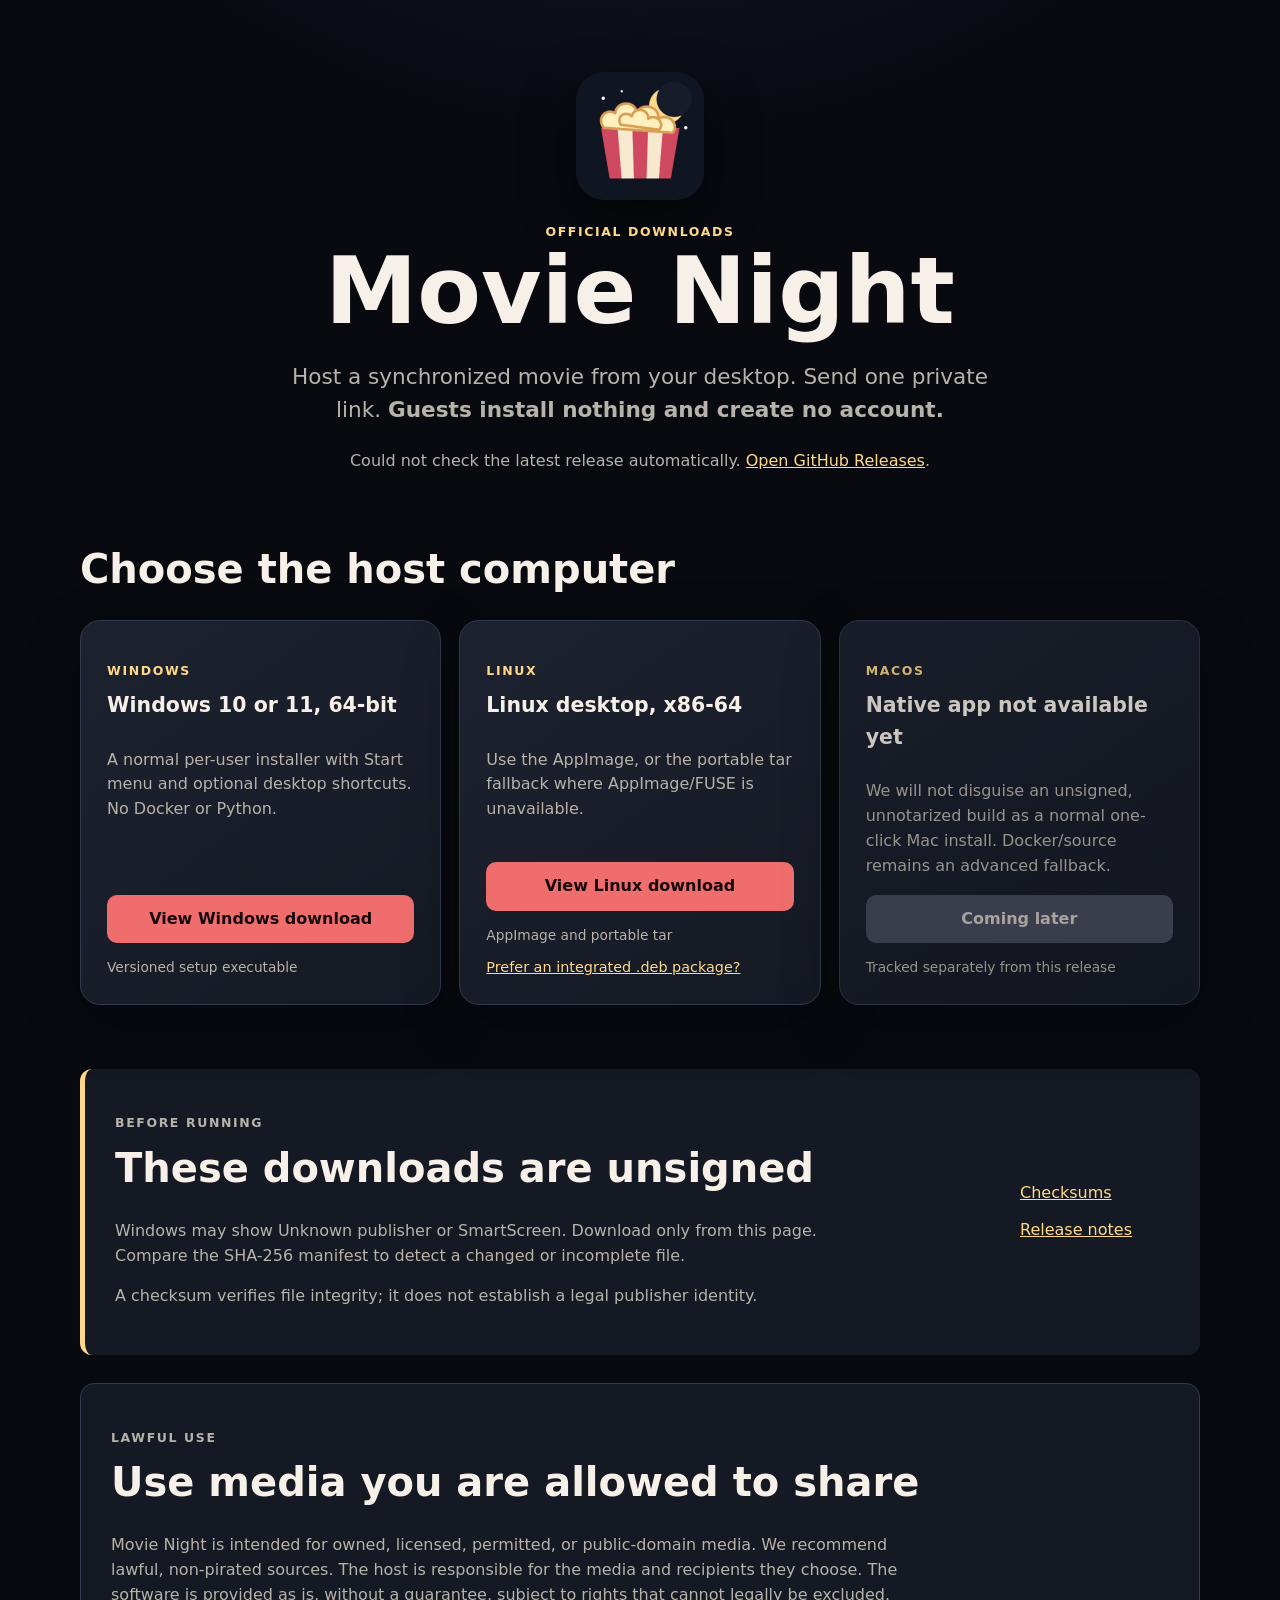
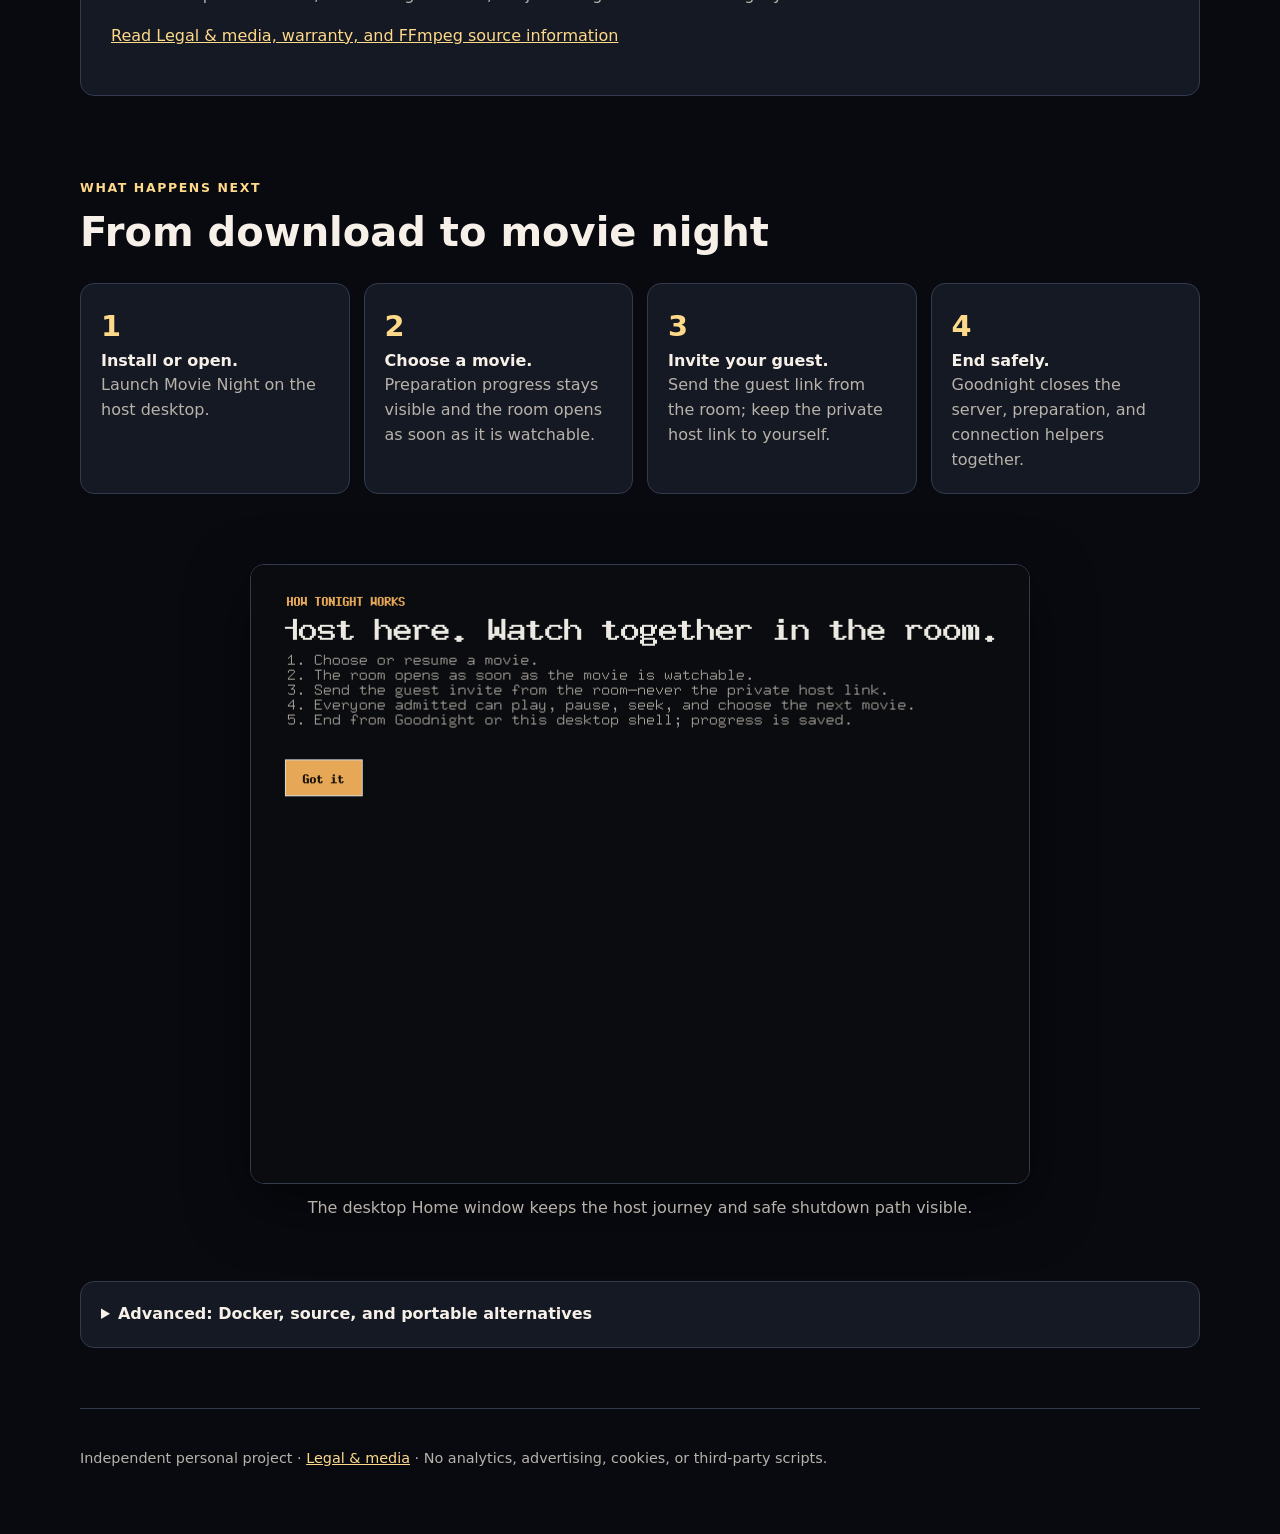
<file: index.html>
<!doctype html>
<html lang="en">
<head>
  <meta charset="utf-8">
  <meta name="viewport" content="width=device-width, initial-scale=1">
  <meta name="description" content="Official unsigned downloads for Movie Night — host a synchronized movie from your desktop; guests install nothing.">
  <meta name="color-scheme" content="dark">
  <title>Get Movie Night</title>
  <link rel="icon" href="movie-night.png">
  <link rel="stylesheet" href="styles.css">
</head>
<body>
  <header class="hero">
    <img class="logo" src="movie-night.png" width="128" height="128" alt="">
    <p class="eyebrow">Official downloads</p>
    <h1>Movie Night</h1>
    <p class="lede">Host a synchronized movie from your desktop. Send one private link. <strong>Guests install nothing and create no account.</strong></p>
    <p id="release-status" class="release-status" role="status" aria-live="polite">Checking the latest release…</p>
  </header>

  <main>
    <section aria-labelledby="choose-heading">
      <h2 id="choose-heading">Choose the host computer</h2>
      <div class="platforms">
        <article class="card">
          <p class="platform">Windows</p>
          <h3>Windows 10 or 11, 64-bit</h3>
          <p>A normal per-user installer with Start menu and optional desktop shortcuts. No Docker or Python.</p>
          <a id="windows-download" class="button" href="https://github.com/monirul-islam-47/movie-night/releases/latest">View Windows download</a>
          <p id="windows-meta" class="meta">Versioned setup executable</p>
        </article>

        <article class="card">
          <p class="platform">Linux</p>
          <h3>Linux desktop, x86-64</h3>
          <p>Use the AppImage, or the portable tar fallback where AppImage/FUSE is unavailable.</p>
          <a id="linux-download" class="button" href="https://github.com/monirul-islam-47/movie-night/releases/latest">View Linux download</a>
          <p id="linux-meta" class="meta">AppImage and portable tar</p>
          <a id="linux-deb-download" class="secondary-download" href="https://github.com/monirul-islam-47/movie-night/releases/latest">Prefer an integrated .deb package?</a>
        </article>

        <article class="card unavailable">
          <p class="platform">macOS</p>
          <h3>Native app not available yet</h3>
          <p>We will not disguise an unsigned, unnotarized build as a normal one-click Mac install. Docker/source remains an advanced fallback.</p>
          <span class="button disabled" aria-disabled="true">Coming later</span>
          <p class="meta">Tracked separately from this release</p>
        </article>
      </div>
    </section>

    <section class="trust" aria-labelledby="trust-heading">
      <div>
        <p class="eyebrow">Before running</p>
        <h2 id="trust-heading">These downloads are unsigned</h2>
        <p>Windows may show Unknown publisher or SmartScreen. Download only from this page. Compare the SHA-256 manifest to detect a changed or incomplete file.</p>
        <p>A checksum verifies file integrity; it does not establish a legal publisher identity.</p>
      </div>
      <div class="trust-actions">
        <a id="checksums-download" href="https://github.com/monirul-islam-47/movie-night/releases/latest">Checksums</a>
        <a href="https://github.com/monirul-islam-47/movie-night/releases/latest">Release notes</a>
      </div>
    </section>

    <section class="legal-summary" aria-labelledby="legal-heading">
      <p class="eyebrow">Lawful use</p>
      <h2 id="legal-heading">Use media you are allowed to share</h2>
      <p>Movie Night is intended for owned, licensed, permitted, or public-domain
        media. We recommend lawful, non-pirated sources. The host is responsible
        for the media and recipients they choose. The software is provided as
        is, without a guarantee, subject to rights that cannot legally be excluded.</p>
      <p><a href="legal.html">Read Legal &amp; media, warranty, and FFmpeg source information</a></p>
    </section>

    <section class="steps" aria-labelledby="steps-heading">
      <p class="eyebrow">What happens next</p>
      <h2 id="steps-heading">From download to movie night</h2>
      <ol>
        <li><strong>Install or open.</strong> Launch Movie Night on the host desktop.</li>
        <li><strong>Choose a movie.</strong> Preparation progress stays visible and the room opens as soon as it is watchable.</li>
        <li><strong>Invite your guest.</strong> Send the guest link from the room; keep the private host link to yourself.</li>
        <li><strong>End safely.</strong> Goodnight closes the server, preparation, and connection helpers together.</li>
      </ol>
    </section>

    <figure class="product-shot">
      <img src="screenshots/desktop-home.png" width="780" height="620"
           alt="Movie Night desktop Home window explaining the five steps from choosing a movie through safely ending the room."
           loading="lazy">
      <figcaption>The desktop Home window keeps the host journey and safe shutdown path visible.</figcaption>
    </figure>

    <details class="advanced">
      <summary>Advanced: Docker, source, and portable alternatives</summary>
      <p>Docker and source remain supported for technical hosts and as the temporary macOS fallback. Linux also provides an integrated <code>.deb</code> and a portable tar beside the AppImage.</p>
      <p><a href="https://github.com/monirul-islam-47/movie-night/releases/latest">Open all release assets</a></p>
    </details>
  </main>

  <footer>
    <p>Independent personal project · <a href="legal.html">Legal &amp; media</a> · No analytics, advertising, cookies, or third-party scripts.</p>
  </footer>
  <script src="downloads.js" defer></script>
</body>
</html>
</file>
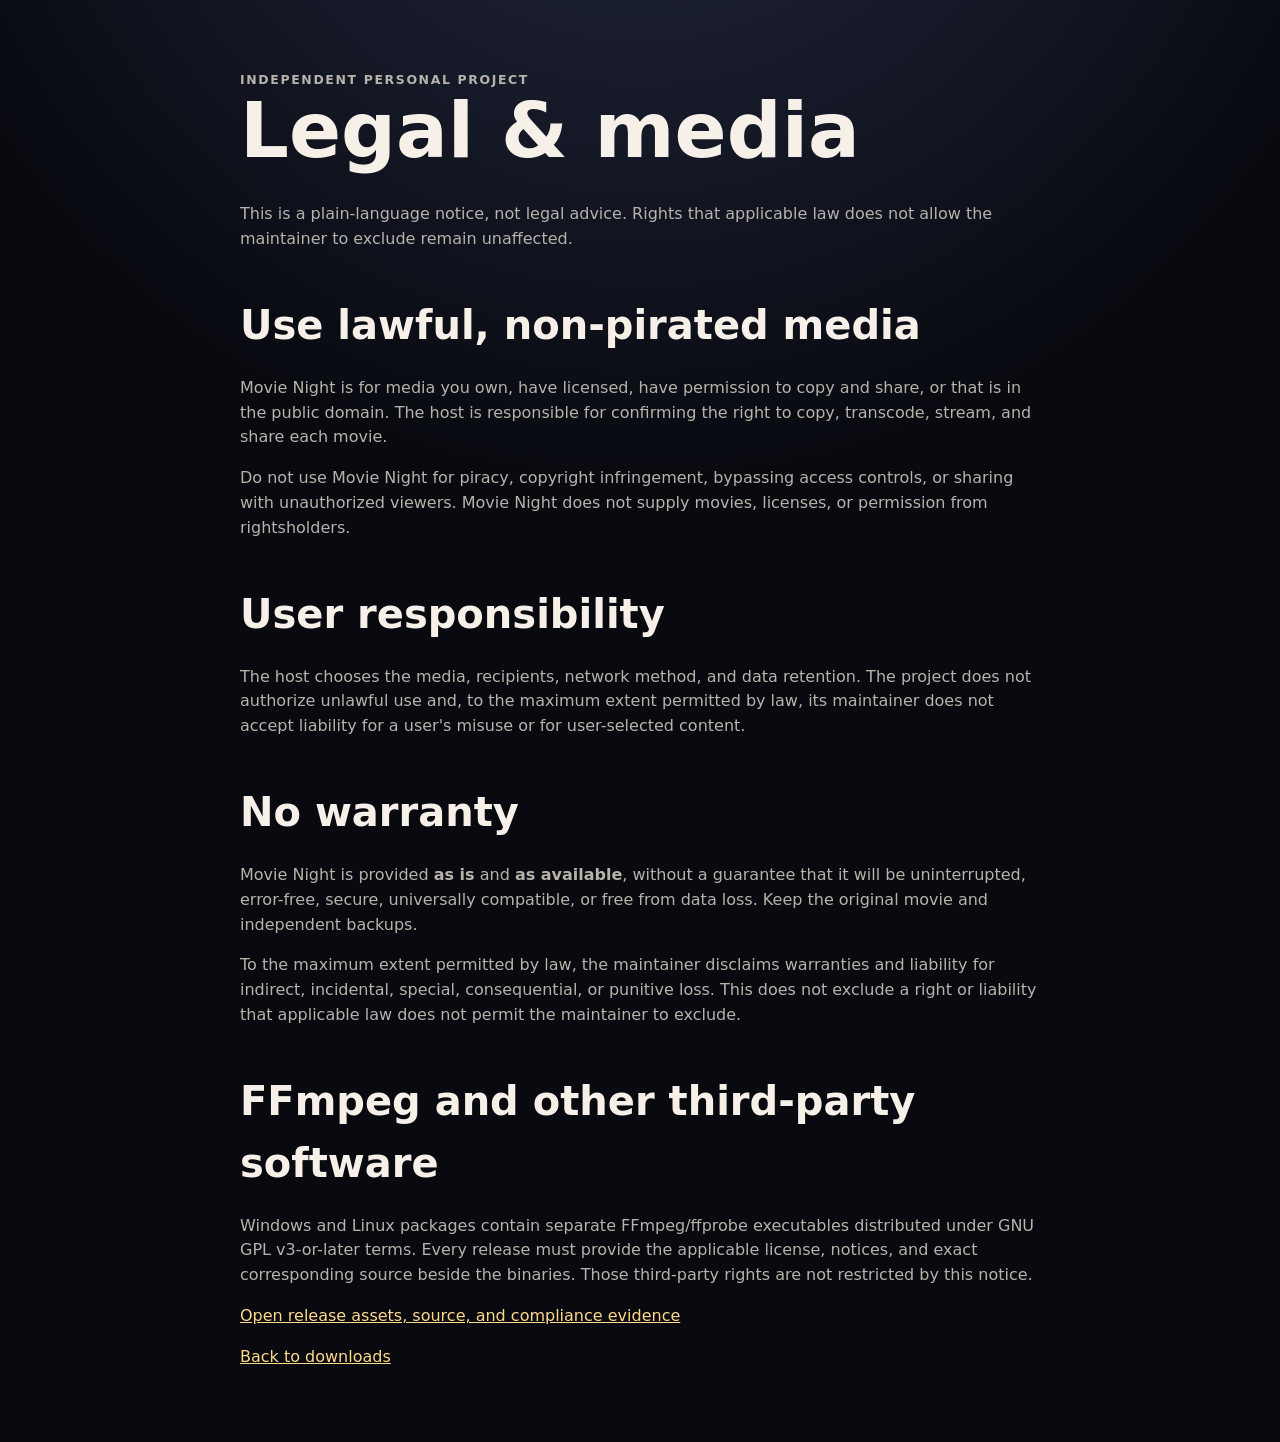
<file: legal.html>
<!doctype html>
<html lang="en">
<head>
  <meta charset="utf-8">
  <meta name="viewport" content="width=device-width, initial-scale=1">
  <meta name="description" content="Movie Night lawful-media, warranty, and third-party software notice.">
  <meta name="color-scheme" content="dark">
  <title>Legal &amp; media · Movie Night</title>
  <link rel="icon" href="movie-night.png">
  <link rel="stylesheet" href="styles.css">
</head>
<body>
  <main class="legal-page">
    <p class="eyebrow">Independent personal project</p>
    <h1>Legal &amp; media</h1>
    <p>This is a plain-language notice, not legal advice. Rights that applicable
      law does not allow the maintainer to exclude remain unaffected.</p>

    <h2>Use lawful, non-pirated media</h2>
    <p>Movie Night is for media you own, have licensed, have permission to copy
      and share, or that is in the public domain. The host is responsible for
      confirming the right to copy, transcode, stream, and share each movie.</p>
    <p>Do not use Movie Night for piracy, copyright infringement, bypassing
      access controls, or sharing with unauthorized viewers. Movie Night does
      not supply movies, licenses, or permission from rightsholders.</p>

    <h2>User responsibility</h2>
    <p>The host chooses the media, recipients, network method, and data
      retention. The project does not authorize unlawful use and, to the maximum
      extent permitted by law, its maintainer does not accept liability for a
      user's misuse or for user-selected content.</p>

    <h2>No warranty</h2>
    <p>Movie Night is provided <strong>as is</strong> and <strong>as
      available</strong>, without a guarantee that it will be uninterrupted,
      error-free, secure, universally compatible, or free from data loss. Keep
      the original movie and independent backups.</p>
    <p>To the maximum extent permitted by law, the maintainer disclaims
      warranties and liability for indirect, incidental, special,
      consequential, or punitive loss. This does not exclude a right or
      liability that applicable law does not permit the maintainer to exclude.</p>

    <h2>FFmpeg and other third-party software</h2>
    <p>Windows and Linux packages contain separate FFmpeg/ffprobe executables
      distributed under GNU GPL v3-or-later terms. Every release must provide
      the applicable license, notices, and exact corresponding source beside
      the binaries. Those third-party rights are not restricted by this notice.</p>
    <p><a href="https://github.com/monirul-islam-47/movie-night/releases/latest">Open release assets, source, and compliance evidence</a></p>
    <p><a href="./">Back to downloads</a></p>
  </main>
</body>
</html>
</file>
<file: styles.css>
:root {
  color-scheme: dark;
  --bg: #080a10;
  --panel: #151923;
  --panel-2: #1d2230;
  --text: #f7f0e8;
  --muted: #b7b2aa;
  --accent: #ffd98a;
  --red: #ef6d6d;
  --border: #333a4d;
  font-family: Inter, ui-sans-serif, system-ui, -apple-system, BlinkMacSystemFont, "Segoe UI", sans-serif;
}

* { box-sizing: border-box; }
body { margin: 0; background: radial-gradient(circle at 50% -20%, #252b42 0, var(--bg) 48rem); color: var(--text); line-height: 1.55; }
a { color: var(--accent); }
.hero, main, footer { width: min(1120px, calc(100% - 32px)); margin-inline: auto; }
.hero { padding: 72px 0 48px; text-align: center; }
.logo { border-radius: 28px; box-shadow: 0 20px 50px #0008; }
.eyebrow, .platform { margin: 14px 0 4px; color: var(--accent); font-size: .78rem; font-weight: 800; letter-spacing: .13em; text-transform: uppercase; }
h1 { margin: 0; font-size: clamp(2.8rem, 8vw, 5.8rem); line-height: 1; }
h2 { margin: 0 0 20px; font-size: clamp(1.7rem, 4vw, 2.5rem); }
h3 { margin: 5px 0 10px; font-size: 1.28rem; }
.lede { max-width: 720px; margin: 22px auto; color: var(--muted); font-size: clamp(1.1rem, 2.5vw, 1.35rem); }
.release-status { min-height: 1.6em; color: var(--muted); }
.platforms { display: grid; grid-template-columns: repeat(3, 1fr); gap: 18px; }
.card { display: flex; flex-direction: column; min-height: 330px; padding: 26px; border: 1px solid var(--border); border-radius: 20px; background: linear-gradient(145deg, var(--panel-2), var(--panel)); box-shadow: 0 18px 55px #0004; }
.card p:not(.platform, .meta) { color: var(--muted); }
.card .button { margin-top: auto; }
.button { display: inline-flex; justify-content: center; padding: 12px 16px; border-radius: 10px; background: var(--red); color: #170a0d; font-weight: 850; text-decoration: none; }
.button:hover, .button:focus-visible { background: #ff8585; outline: 3px solid var(--accent); outline-offset: 3px; }
.button.disabled { background: #454958; color: #c9c6c0; }
.meta { margin-bottom: 0; color: var(--muted); font-size: .86rem; }
.secondary-download { margin-top: 10px; font-size: .9rem; }
.unavailable { opacity: .82; }
.trust { display: grid; grid-template-columns: 1fr auto; gap: 30px; margin: 64px 0 28px; padding: 30px; border-left: 5px solid var(--accent); border-radius: 12px; background: var(--panel); }
.trust p { max-width: 720px; color: var(--muted); }
.trust-actions { display: flex; flex-direction: column; justify-content: center; gap: 12px; min-width: 150px; }
.legal-summary { margin: 28px 0; padding: 30px; border: 1px solid var(--border); border-radius: 14px; background: var(--panel); }
.legal-summary p { max-width: 800px; color: var(--muted); }
.steps { padding: 40px 0; }
.steps ol { display: grid; grid-template-columns: repeat(4, 1fr); gap: 14px; padding: 0; list-style: none; counter-reset: steps; }
.steps li { padding: 20px; border: 1px solid var(--border); border-radius: 14px; background: var(--panel); color: var(--muted); counter-increment: steps; }
.steps li::before { content: counter(steps); display: block; color: var(--accent); font-size: 1.8rem; font-weight: 900; }
.steps strong { display: block; color: var(--text); }
.product-shot { margin: 14px auto 60px; }
.product-shot img { display: block; width: min(100%, 780px); height: auto; margin: auto; border: 1px solid var(--border); border-radius: 14px; box-shadow: 0 20px 60px #0008; }
.product-shot figcaption { margin-top: 12px; color: var(--muted); text-align: center; }
.advanced { margin: 20px 0 60px; padding: 20px; border: 1px solid var(--border); border-radius: 14px; background: var(--panel); }
.advanced summary { cursor: pointer; font-weight: 800; }
footer { padding: 24px 0 50px; border-top: 1px solid var(--border); color: var(--muted); font-size: .9rem; }
.legal-page { max-width: 800px; padding: 56px 0; }
.legal-page h1 { margin-bottom: 32px; font-size: clamp(2.4rem, 7vw, 4.8rem); }
.legal-page h2 { margin-top: 42px; }
.legal-page p { color: var(--muted); }

@media (max-width: 820px) {
  .platforms, .steps ol { grid-template-columns: 1fr; }
  .card { min-height: 0; }
  .card .button { margin-top: 16px; }
  .trust { grid-template-columns: 1fr; }
}

@media (prefers-reduced-motion: no-preference) {
  .button { transition: background-color .15s ease, transform .15s ease; }
  .button:hover { transform: translateY(-1px); }
}
</file>
